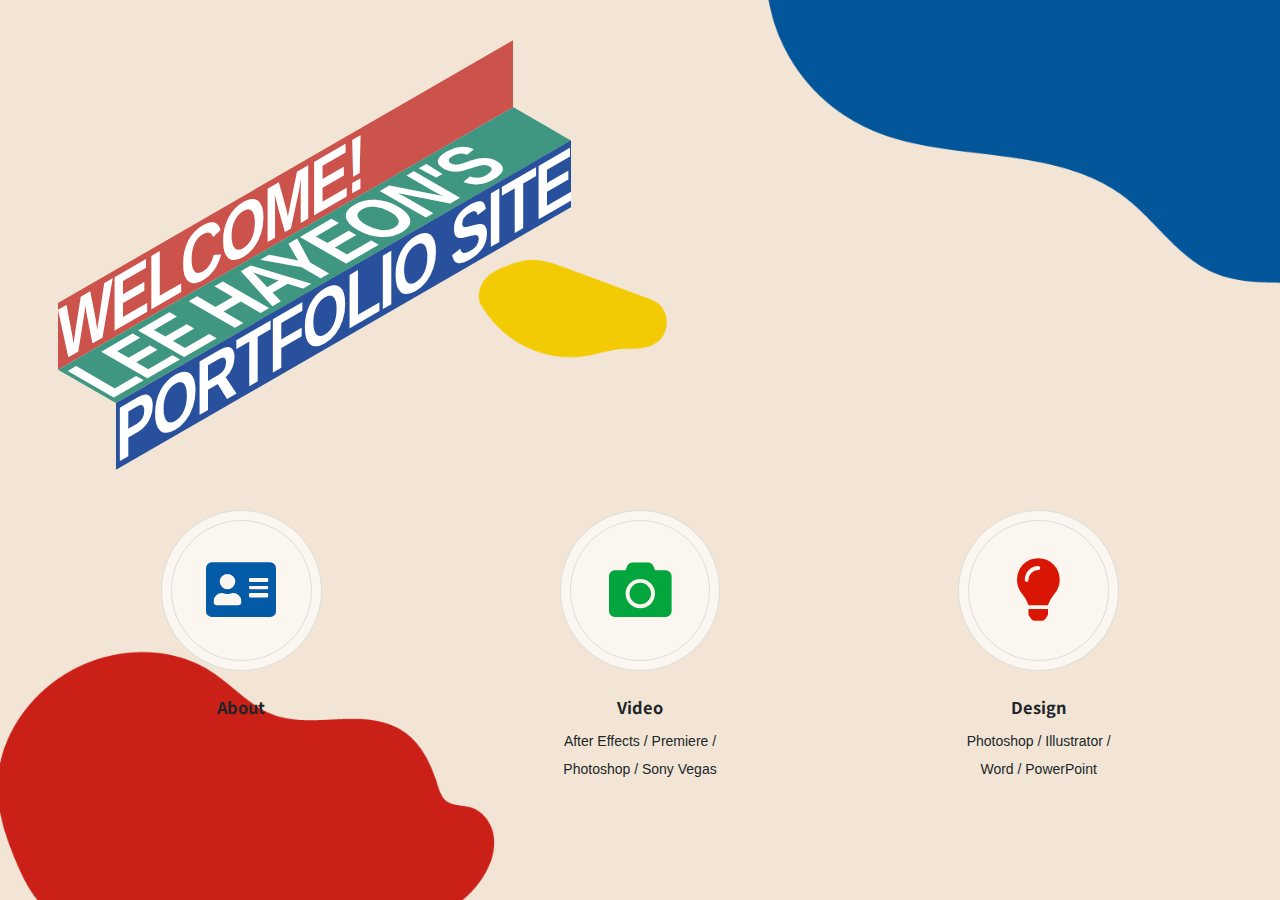
<file: index.html>
<!DOCTYPE html>
<html lang="en">
<head>
    <meta charset="UTF-8">
    <title>LEE HAYEON</title>
    <link rel="stylesheet" href="https://fonts.googleapis.com/css2?family=Noto+Sans+JP:wght@100;400;700&amp;display=swap">
    <link rel="stylesheet" href="assets/css/style.css">
    <link href="https://fonts.googleapis.com/css?family=M+PLUS+Rounded+1c" rel="stylesheet">
    <link rel="preconnect" href="https://fonts.googleapis.com">
    <link rel="preconnect" href="https://fonts.gstatic.com" crossorigin>
    <link href="https://fonts.googleapis.com/css2?family=Fugaz+One&display=swap" rel="stylesheet">
    <link href="https://fonts.googleapis.com/css?family=Pacifico" rel="stylesheet">
</head>
<body>
        <header>
            <div class="perspective-text">
              <div class="perspective-line">
                <p></p>
                <p></p>
              </div>
              <div class="perspective-line">
                <p>Welcome!</p>
                <p>Lee HaYeon's</p>
              </div>
              <div class="perspective-line">
                <p>Lee HaYeon's</p>
                <p>Portfolio Site</p>
              </div>
              <div class="perspective-line">
                <p>Portfolio Site</p>
                <p>Thank You!</p>
              </div>
            </div>
        </header>
    <main>
        
        <ul class="lists">
				    <li>
				    <a href="about.html#main"><span class="icon list style1 fas fa-address-card"></span></a>
				    <h3>About</h3>
				    <p></p>
				    </li>
				    <li>
                    <a href="video.html#main"><span class="icon solid list style2 fas fa-camera"></span></a>
                    <h3>Video</h3><br>
				    <p>After Effects / Premiere /<br><br>Photoshop / Sony Vegas</p>
				    </li>
				    <li>
                    <a href="design.html#main"><span class="icon list style3 far fa-lightbulb"></span></a>
				    <h3>Design</h3><br>
				    <p>Photoshop / Illustrator /<br><br>Word / PowerPoint</p>
				    </li>
				</ul>
    </main>
</body>
</html>
</file>
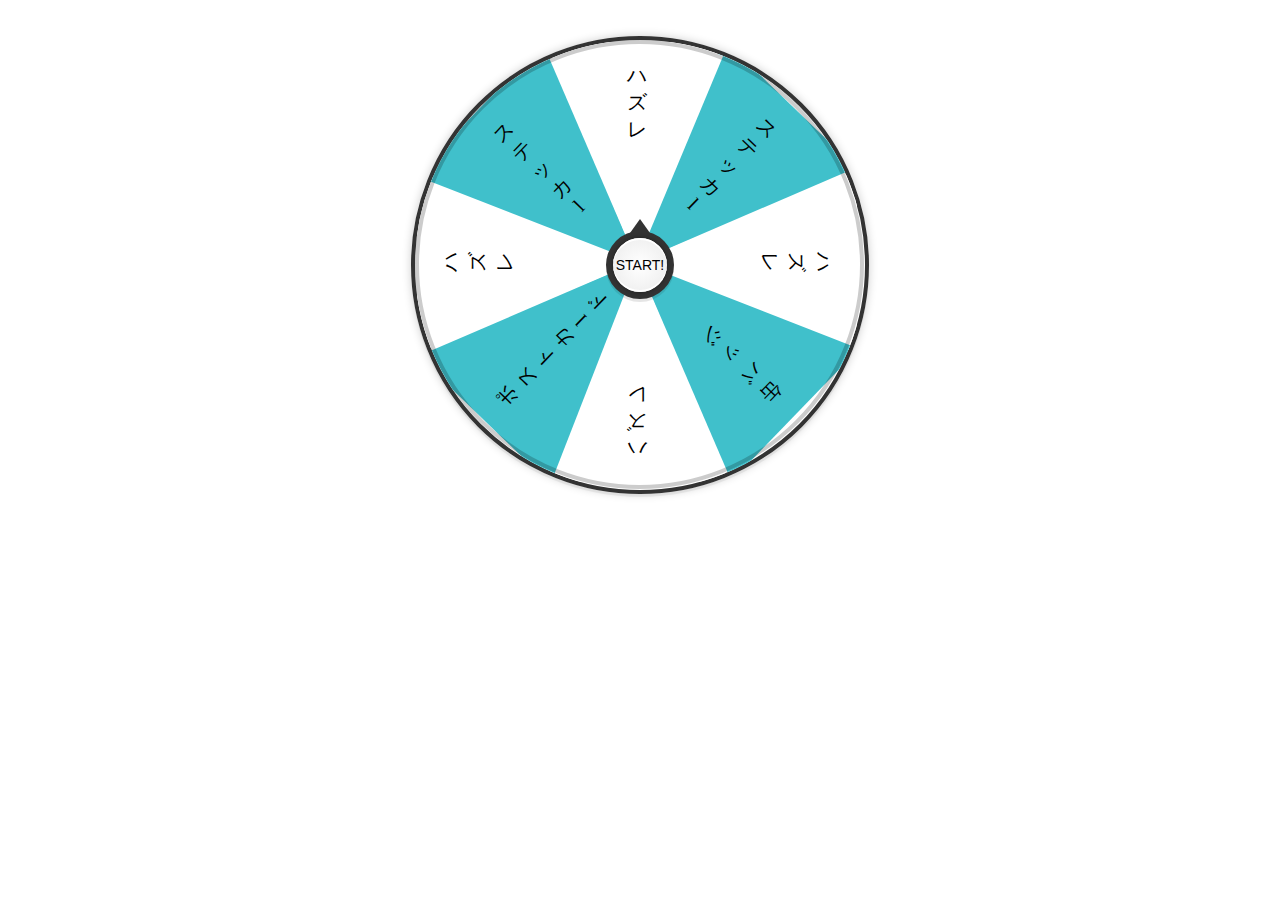
<file: images/school/2019/roulette/index.html>
<!DOCTYPE html>
<html lang="en">
  <head>
    <meta charset="utf-8">
    <meta name="viewport" content="width=device-width, initial-scale=1">

    <title>Emoji Roulette</title>

    <link rel="icon" type="image/png" href="http://emojipedia-us.s3.amazonaws.com/cache/f8/69/f869f6512b0d7187f4e475fc9aa7f250.png">
    <link href='https://fonts.googleapis.com/css?family=Pacifico' rel='stylesheet' type='text/css'>
    <link rel="stylesheet" href="https://maxcdn.bootstrapcdn.com/bootstrap/3.3.6/css/bootstrap.min.css" integrity="sha384-1q8mTJOASx8j1Au+a5WDVnPi2lkFfwwEAa8hDDdjZlpLegxhjVME1fgjWPGmkzs7" crossorigin="anonymous">
    <link rel="stylesheet" href="animate.css">
    <link rel="stylesheet" href="style.css">
  </head>

<body>


<!---END EMOJI DROPDOWNS--->

<!---ROULETTE WHEEL--->

    <div id="wheel">
        <div id="inner-wheel">
            <div class="sec"><span class="wedge" id="wedge_1">ス<br>テ<br>ッ<br>カ<br>l</span></div>
            <div class="sec"><span class="wedge" id="wedge_2">ハ<br>ズ<br>レ</span></div>
            <div class="sec"><span class="wedge" id="wedge_3">缶<br>バ<br>ッ<br>ジ</span></div>
            <div class="sec"><span class="wedge" id="wedge_4">ハ<br>ズ<br>レ</span></div>
            <div class="sec"><span class="wedge" id="wedge_5">ポ<br>ス<br>ト<br>カ<br>l<br>ド</span></div>
            <div class="sec"><span class="wedge" id="wedge_6">ハ<br>ズ<br>レ</span></div>
            <div class="sec"><span class="wedge" id="wedge_7">ス<br>テ<br>ッ<br>カ<br>l</span></div>
            <div class="sec"><span class="wedge" id="wedge_8">ハ<br>ズ<br>レ</span></div>
        </div>

        <div id="spin">
            <div id="inner-spin"></div>
        </div>
</div>

<!---SCRIPTS--->

</body>
  <script type="text/javascript" src="http://code.jquery.com/jquery-2.2.3.min.js"></script>
  <script type="text/javascript" src="app.js"></script>
  <script src="https://maxcdn.bootstrapcdn.com/bootstrap/3.3.6/js/bootstrap.min.js" integrity="sha384-0mSbJDEHialfmuBBQP6A4Qrprq5OVfW37PRR3j5ELqxss1yVqOtnepnHVP9aJ7xS" crossorigin="anonymous"></script>
</html>
</file>
<file: images/school/2019/roulette/style.css>
/*START SIDEBAR*/

body {
	font-size:18px;
}


h1 {
  color: #FE4365;
  font-family: Pacifico;
	text-decoration: none;
  -webkit-transition: all 0.5s;
  -moz-transition: all 0.5s;
  transition: all 0.5s;
	text-align: center;
  font-size: 4em;
  margin: 20px 0 20px 0;
}

h5 {
	padding-top: 5px;
	font-size: 14px;
	color: gray;
	text-align: center;
}

#spin-history {
	font-size: 35px;
	color: black;
	height: 13em;
	background-color: white;
	margin: 15px 0 40px 0;
	padding-left: 15px;
	padding-top: 5px;
	border-radius: 5px;
}

/*ROULETTE HEADER*/

h1:hover {
  -webkit-animation: neon3 1.5s ease-in-out infinite alternate;
  -moz-animation: neon3 1.5s ease-in-out infinite alternate;
  animation: neon3 1.5s ease-in-out infinite alternate;
}

@-webkit-keyframes neon3 {
  from {
    text-shadow: 0 0 10px #fff, 0 0 20px #fff, 0 0 30px #fff, 0 0 40px #FE4365, 0 0 70px #FE4365, 0 0 80px #FE4365, 0 0 100px #FE4365, 0 0 150px #FE4365;
  }
  to {
    text-shadow: 0 0 5px #fff, 0 0 10px #fff, 0 0 15px #fff, 0 0 20px #FE4365, 0 0 35px #FE4365, 0 0 40px #FE4365, 0 0 50px #FE4365, 0 0 75px #FE4365;
  }
}


@-moz-keyframes neon3 {
  from {
    text-shadow: 0 0 10px #fff, 0 0 20px #fff, 0 0 30px #fff, 0 0 40px #FE4365, 0 0 70px #FE4365, 0 0 80px #FE4365, 0 0 100px #FE4365, 0 0 150px #FE4365;
  }
  to {
    text-shadow: 0 0 5px #fff, 0 0 10px #fff, 0 0 15px #fff, 0 0 20px #FE4365, 0 0 35px #FE4365, 0 0 40px #FE4365, 0 0 50px #FE4365, 0 0 75px #FE4365;
  }
}


@keyframes neon3 {
  from {
    text-shadow: 0 0 10px #fff, 0 0 20px #fff, 0 0 30px #fff, 0 0 40px #FE4365, 0 0 70px #FE4365, 0 0 80px #FE4365, 0 0 100px #FE4365, 0 0 150px #FE4365;
  }
  to {
    text-shadow: 0 0 5px #fff, 0 0 10px #fff, 0 0 15px #fff, 0 0 20px #FE4365, 0 0 35px #FE4365, 0 0 40px #FE4365, 0 0 50px #FE4365, 0 0 75px #FE4365;
  }
}






.center_text {
  width:80%
}


.toggle_width {
  width:20%;
}


/*END SIDEBAR*/


/* START ROULETTE WHEEL */

/*WHEEL*/

#wheel {
	width:25em;
	height:25em;
	border-radius:50%;
	position:relative;
	overflow:hidden;
	border:4px solid #333;
	box-shadow: rgba(0,0,0,0.2) 0px 0px 10px, rgba(0,0,0,0.05) 0px 3px 0px;
	transform: rotate(0deg);
  margin: auto;
	margin-top: 2em;
}

#wheel:before{
	content:'';
	position:absolute;
	border:4px solid rgba(0,0,0,0.2);
	width:24.5em;
	height:24.5em;
	border-radius:50%;
	z-index:1000;
	margin: auto;
}

#inner-wheel {
	width:100%;
	height:100%;

	-webkit-transition: all 6s cubic-bezier(0,.99,.44,.99);
	-moz-transition:    all 6 cubic-bezier(0,.99,.44,.99);
	-o-transition:      all 6s cubic-bezier(0,.99,.44,.99);
	-ms-transition:     all 6s cubic-bezier(0,.99,.44,.99);
	transition:         all 6s cubic-bezier(0,.99,.44,.99);
}


.wedge {
	margin: -200px;
	z-index: 10000000;
	display: block;
	text-align: center;
	font-size:20px;
}


#wheel div.sec{
	position: absolute;
	width: 0;
	height: 0;
	border-top: 220px solid transparent;
  border-left: 92px solid transparent;
  border-right: 92px solid transparent;
	transform-origin: 92px 220px;
	left:130px;
	top:2px;
}


#wheel div.sec:nth-child(1){
	transform: rotate(44deg);
	-webkit-transform: rotate(44deg);
	-moz-transform: rotate(44deg);
	-o-transform: rotate(44deg);
	-ms-transform: rotate(44deg);
	border-color: #40C0CB transparent;
}
#wheel div.sec:nth-child(2){
	transform: rotate(90deg);
	-webkit-transform: rotate(90deg);
	-moz-transform: rotate(90deg);
	-o-transform: rotate(90deg);
	-ms-transform: rotate(90deg);
	border-color: white transparent;
}
#wheel div.sec:nth-child(3){
	transform: rotate(134deg);
	-webkit-transform: rotate(134deg);
	-moz-transform: rotate(134deg);
	-o-transform: rotate(134deg);
	-ms-transform: rotate(134deg);
	border-color: #40C0CB transparent;
}
#wheel div.sec:nth-child(4){
	transform: rotate(180deg);
	-webkit-transform: rotate(180deg);
	-moz-transform: rotate(180deg);
	-o-transform: rotate(180deg);
	-ms-transform: rotate(180deg);
	border-color: white transparent;
}
#wheel div.sec:nth-child(5){
	transform: rotate(224deg);
	-webkit-transform: rotate(224deg);
	-moz-transform: rotate(224deg);
	-o-transform: rotate(224deg);
	-ms-transform: rotate(224deg);
	border-color: #40C0CB transparent;
}
#wheel div.sec:nth-child(6){
	transform: rotate(270deg);
	-webkit-transform: rotate(270deg);
	-moz-transform: rotate(270deg);
	-o-transform: rotate(270deg);
	-ms-transform: rotate(270deg);
	border-color: white transparent;
}
#wheel div.sec:nth-child(7){
	transform: rotate(314deg);
	-webkit-transform: rotate(314deg);
	-moz-transform: rotate(314deg);
	-o-transform: rotate(314deg);
	-ms-transform: rotate(314deg);
	border-color: #40C0CB transparent;
}
#wheel div.sec:nth-child(8){
	transform: rotate(360deg);
	-webkit-transform: rotate(360deg);
	-moz-transform: rotate(360deg);
	-o-transform: rotate(360deg);
	-ms-transform: rotate(360deg);
	border-color: white transparent;
}

#spin{
	width:68px;
	height:68px;
	position:absolute;
	top:50%;
	left:50%;
	margin:-34px 0 0 -34px;
	border-radius:50%;
	box-shadow:rgba(0,0,0,0.1) 0px 3px 0px;
	z-index:1000;
	background:#333;
	cursor:pointer;
	font-family: 'Exo 2', sans-serif;

	-webkit-user-select: none;
  -moz-user-select: none;
  -ms-user-select: none;
  -o-user-select: none;
  user-select: none;
}


#spin:after{
	content:"START!";
	text-align:center;
	line-height:68px;
	color: black;
	position: relative;
	z-index: 100000;
	width:68px;
	height:68px;
	display:block;
    font-size: 14px;
}

#spin:before{
	content:"";
	position:absolute;
	width: 0;
	height: 0;
	border-style: solid;
	border-width: 0 20px 28px 20px;
	border-color: transparent transparent #333 transparent;
	top:-12px;
	left:14px;
}

#inner-spin{
	width:54px;
	height:54px;
	position:absolute;
	top:50%;
	left:50%;
	margin:-27px 0 0 -27px;
	border-radius:50%;
	background:red;
	z-index:999;
	box-shadow:rgba(255,255,255,1) 0px -2px 0px inset, rgba(255,255,255,1) 0px 2px 0px inset,  rgba(0,0,0,0.4) 0px 0px 5px ;

	background: rgb(255,255,255); /* Old browsers
	background: -moz-radial-gradient(center, ellipse cover,  rgba(255,255,255,1) 0%, rgba(234,234,234,1) 100%); /* FF3.6+ */
	background: -webkit-gradient(radial, center center, 0px, center center, 100%, color-stop(0%,rgba(255,255,255,1)), color-stop(100%,rgba(234,234,234,1))); /* Chrome,Safari4+ */
	background: -webkit-radial-gradient(center, ellipse cover,  rgba(255,255,255,1) 0%,rgba(234,234,234,1) 100%); /* Chrome10+,Safari5.1+ */
	background: -o-radial-gradient(center, ellipse cover,  rgba(255,255,255,1) 0%,rgba(234,234,234,1) 100%); /* Opera 12+ */
	background: -ms-radial-gradient(center, ellipse cover,  rgba(255,255,255,1) 0%,rgba(234,234,234,1) 100%); /* IE10+ */
	background: radial-gradient(ellipse at center,  rgba(255,255,255,1) 0%,rgba(234,234,234,1) 100%); /* W3C */
	filter: progid:DXImageTransform.Microsoft.gradient( startColorstr='#ffffff', endColorstr='#eaeaea',GradientType=1 ); /* IE6-9 fallback on horizontal gradient */
}

#spin:active #inner-spin{
	box-shadow:rgba(0,0,0,0.4) 0px 0px 5px inset;
}

#spin:active:after{
	font-size:15px;
}

/*ANIMATION*/

@-webkit-keyframes hh {
  0%, 100%{
    transform: rotate(0deg);
    -webkit-transform: rotate(0deg);
  }

  50%{
    transform: rotate(7deg);
    -webkit-transform: rotate(7deg);
  }
}

@keyframes hh {
   0%, 100%{
    transform: rotate(0deg);
    -webkit-transform: rotate(0deg);
  }

  50%{
    transform: rotate(7deg);
    -webkit-transform: rotate(7deg);
  }
}

.spin {
  -webkit-animation: hh 0.1s; /* Chrome, Safari, Opera */
    animation: hh 0.1s;
}


/*SPIN STATE*/


/* END ROULETTE WHEEL */
/*END CSS*/
</file>
<file: assets/css/style.css>
@charset "UTF-8";
@import url(reset.css);
@import url(fontawesome-all.min.css);

*{
    box-sizing: border-box;
}

html{
    font-size: 62.5%;
    width: 100%;
    min-width: 1200px;
}

body{
    line-height: 1.0;
    font-family: 'Noto Sans JP', sans-serif;
    font-size: 1.4em;
    background-image: url(../bg.png);
    background-color: #F2E5D5;
    background-repeat: no-repeat;
    background-size : cover ;
    width: 100%;
    min-width: 100rem;
    height: 100vh;
}

a{
    color: inherit;
    /*상위 컬러를 상속받는다*/
}

a:hover{
    color: inherit;
    text-decoration: none;
}

p{
    font-family: Arial;
}

img{
    max-width: 100%;
}


/*main*/
main{
    margin-top: 11rem;
    
}

/*header*/
header{
    width: 100%;
    height: 40rem;
    padding-top: 10rem;
    display: flex;
    flex-wrap: wrap;
    position: relative;
    justify-content: left;
}
header img{
    margin: 2rem auto 4rem;
}

header h1{
    justify-content: center;
    
}


lists{
    margin: 0;
    padding: 0;
    border: 0;
    font-size: 100%;
    font: inherit;
    vertical-align: baseline;
    font-family: "M PLUS Rounded 1c";
    color: #636363;
}
.lists{
    display: -moz-flex;
	display: -webkit-flex;
	display: -ms-flex;
	display: flex;
	-moz-flex-wrap: wrap;
	-webkit-flex-wrap: wrap;
	-ms-flex-wrap: wrap;
	flex-wrap: wrap;
	-moz-justify-content: center;
	-webkit-justify-content: center;
	-ms-justify-content: center;
	justify-content: center;
	width: auto;
	margin: 0 auto;
	padding: 0;
	list-style: none;
}
.lists li{
    width: calc(33.33333% - 2em);
    margin-top: 3em;
    padding: 0;
    text-align: center;
}
.lists li:nth-child(1), .lists li:nth-child(2), .lists li:nth-child(3) {
    margin-top: 0;
}
.icon {
		text-decoration: none;
		-moz-transition: background-color 0.2s ease-in-out, color 0.2s ease-in-out;
		-webkit-transition: background-color 0.2s ease-in-out, color 0.2s ease-in-out;
		-ms-transition: background-color 0.2s ease-in-out, color 0.2s ease-in-out;
		transition: background-color 0.2s ease-in-out, color 0.2s ease-in-out;
		border-bottom: none;
		position: relative;
	}

.icon:before {
			-moz-osx-font-smoothing: grayscale;
			-webkit-font-smoothing: antialiased;
			display: inline-block;
			font-style: normal;
			font-variant: normal;
			text-rendering: auto;
			line-height: 1;
            line-height: solid;
			text-transform: none !important;
			font-family: 'Font Awesome 5 Free';
			font-weight: 400;
}
.icon.list {
    border: solid 1px;
    border-color: #dddddd;
    display: inline-block;
    border-radius: 100%;
    padding: 0.65em;
    margin: 0 0 2em 0;
}
.icon.list:hover{
    border: solid 1px;
}
.icon.list:before {
    display: inline-block;
    font-size: 6.25rem;
    width: 2.25em;
    height: 2.25em;
    line-height: 2.2em;
    border-radius: 100%;
    border: solid 1px;
    border-color: #dddddd;
    text-align: center;
    font-weight: 900;
    font-family: 'Font Awesome 5 Free';
}
.icon.list:hover:before{
    border: solid 1px;
}
.icon.style1 {
    color: #035AA6;
    background-color:rgba(255, 255, 255, 0.65);
}
.icon.style2 {
    color: #03A63C;
    background-color:rgba(255, 255, 255, 0.65);
}
.icon.style3 {
    color: #D91604;
    background-color:rgba(255, 255, 255, 0.65);
}
.icon.style4 {
    color: #9bb2e1;
}
.fa-camera:before {
    content: "\f030";
}
.fa-lightbulb:before {
    content: "\f0eb";
}
.fa-map:before {
    content: "\f279";
}

/*header h1*/

.perspective-text {
  color: white;
  font-family: Arial;
  font-size: 58px;
  font-weight: 900;
  letter-spacing: -2px;
  text-transform: uppercase;
  margin-top: 3rem;
}

.perspective-line {
  height: 50px;
  overflow: hidden;
  position: relative;
}

.perspective-text p,
.perspective-line p{
  margin: 0;
  height: 50px;
  line-height: 50px;
  transition: all 0.5s ease-in-out;
}

.perspective-line:nth-child(odd) {
  transform: skew(60deg, -30deg) scaleY(0.667);
}

.perspective-line:nth-child(even) {
  transform: skew(0deg, -30deg) scaleY(1.337);
}

.perspective-text:hover p {
  transform: translate(0, -50px);
}

.perspective-line:nth-child(1) {
  left: 29px;
}

.perspective-line:nth-child(2) {
  left: 58px;
  background: #CC524C;
}

.perspective-line:nth-child(3) {
  left: 87px;
  background: #3F9681;
}

.perspective-line:nth-child(4) {
  left: 116px;
  background: #29509C;
}

.perspective-line:nth-child(5) {
  left: 145px;
}
</file>
